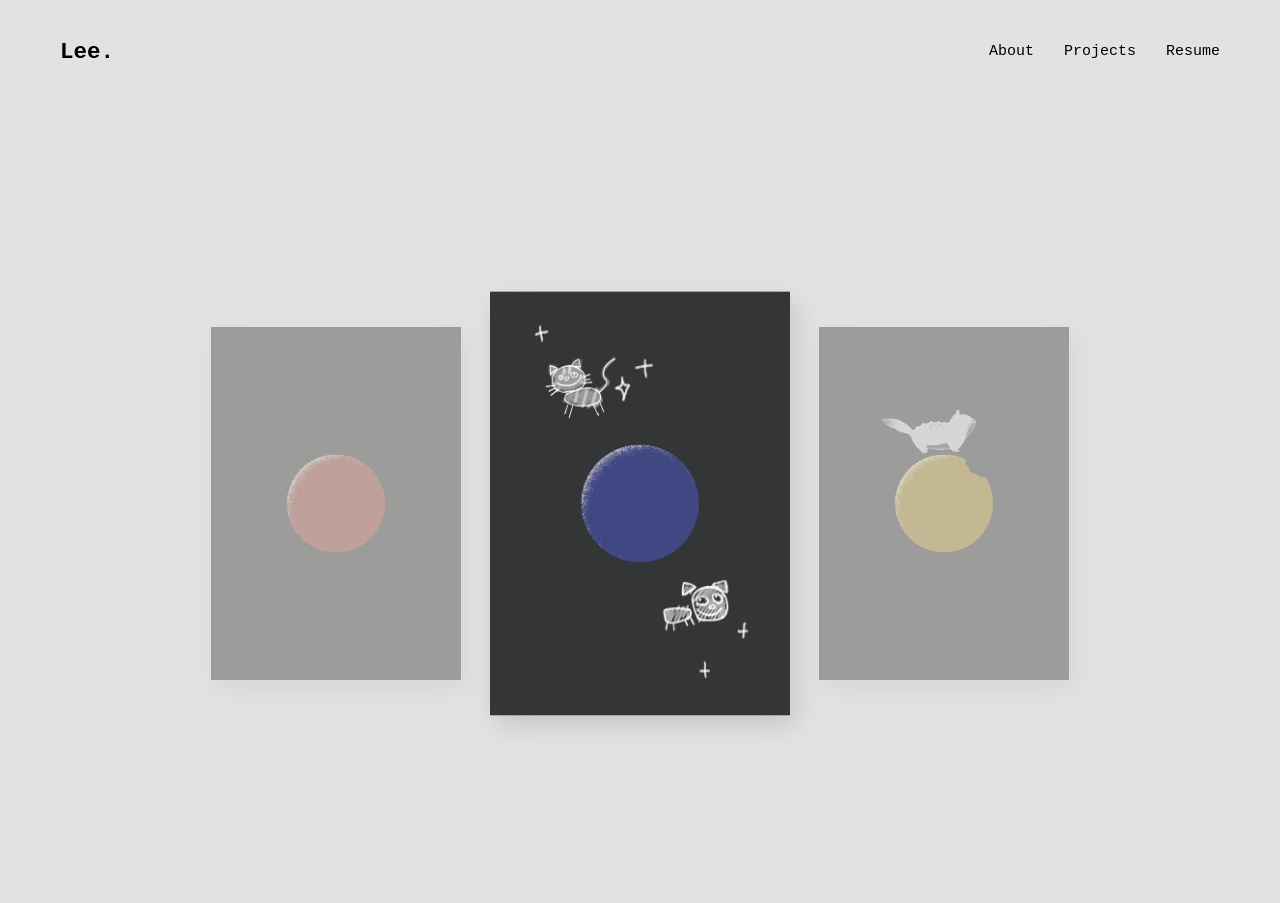
<file: About.html>
<!DOCTYPE html>
<html lang="en">

<head>
    <meta charset="UTF-8">
    <meta name="viewport" content="width=device-width, initial-scale=1.0">

    <title>Lee.</title>

    <link rel="icon" type="image/png" href="images/icon.png">
    <link rel="stylesheet" href="About.css">
</head>

<body>

    <!-- ORIGINAL NAVIGATION HEADER -->
    <nav>
        <h1><a href="index.html">Lee.</a></h1>

        <div class="links">
            <a href="About.html">About</a>
            <a href="Projects.html">Projects</a>
            <a href="Resume.html">Resume</a>
        </div>
    </nav>

    <!-- BOOK GALLERY -->
    <section id="gallery">
        <div class="bookshelf" id="bookshelf"></div>
    </section>

    <!-- BOOK READER -->
    <section id="reader" aria-hidden="true">

        <!-- TRANSPARENT BACKGROUND -->
        <div class="reader-backdrop" id="reader-backdrop"></div>

        <!-- CLOSE BUTTON -->
        <button id="close-reader" aria-label="Close book">
            &times;
        </button>

        <!-- BOOK AND PAGE ARROWS -->
        <div class="reader-content">

            <button class="page-arrow" id="page-prev"
                    aria-label="Previous page">
                &#10094;
            </button>

            <div class="open-book" id="open-book">

                <div class="book-page" id="left-container">
                    <img id="left-page" alt="Left page">
                </div>

                <div class="book-page" id="right-container">
                    <img id="right-page" alt="Right page">
                </div>

            </div>

            <button class="page-arrow" id="page-next"
                    aria-label="Next page">
                &#10095;
            </button>

        </div>

        <div id="page-counter"></div>

    </section>

    <script src="About.js"></script>

</body>
</html>
</file>
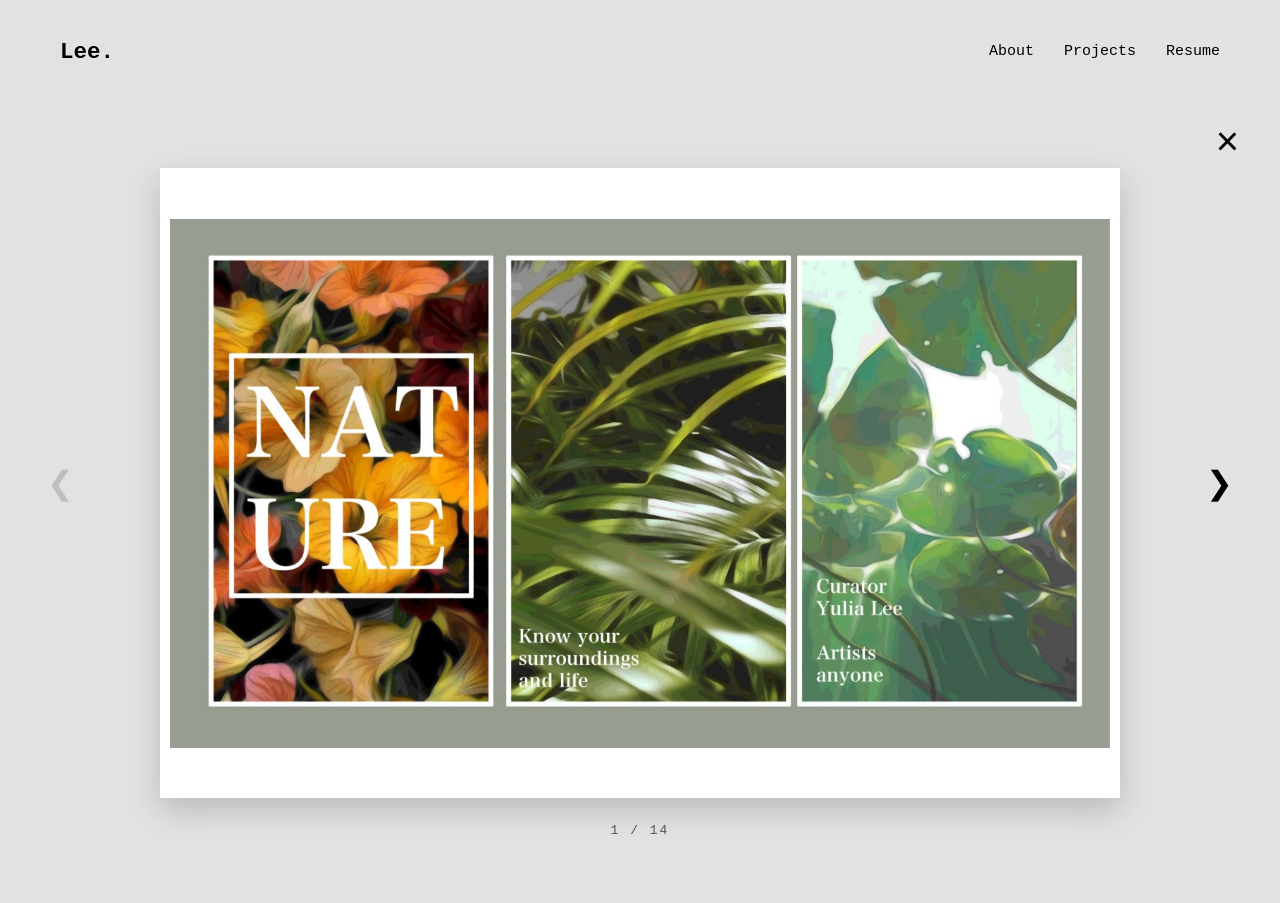
<file: Curation.html>
<!DOCTYPE html>
<html lang="en">

<head>
    <meta charset="UTF-8">
    <meta name="viewport" content="width=device-width, initial-scale=1.0">

    <title>Lee. - Curation</title>

    <link rel="icon" type="image/png" href="images/icon.png">
    <link rel="stylesheet" href="Curation.css">
</head>

<body>

    <!-- ORIGINAL HEADER -->
    <nav>
        <h1><a href="index.html">Lee.</a></h1>

        <div class="links">
            <a href="About.html">About</a>
            <a href="Projects.html">Projects</a>
            <a href="Resume.html">Resume</a>
        </div>
    </nav>

    <!-- BOOK READER -->
    <section id="reader">

        <!-- CLOSE / GO BACK -->
        <button id="close-reader" aria-label="Go back">
            &times;
        </button>

        <div class="reader-content">

            <!-- PREVIOUS PAGE -->
            <button class="page-arrow" id="page-prev"
                    aria-label="Previous page">
                &#10094;
            </button>

            <!-- OPEN BOOK -->
            <div class="open-book" id="open-book">

                <div class="book-page">
                    <img id="left-page" alt="Left page">
                </div>

                <div class="book-page">
                    <img id="right-page" alt="Right page">
                </div>

            </div>

            <!-- NEXT PAGE -->
            <button class="page-arrow" id="page-next"
                    aria-label="Next page">
                &#10095;
            </button>

        </div>

        <div id="page-counter"></div>

    </section>

    <script src="Curation.js"></script>

</body>
</html>
</file>
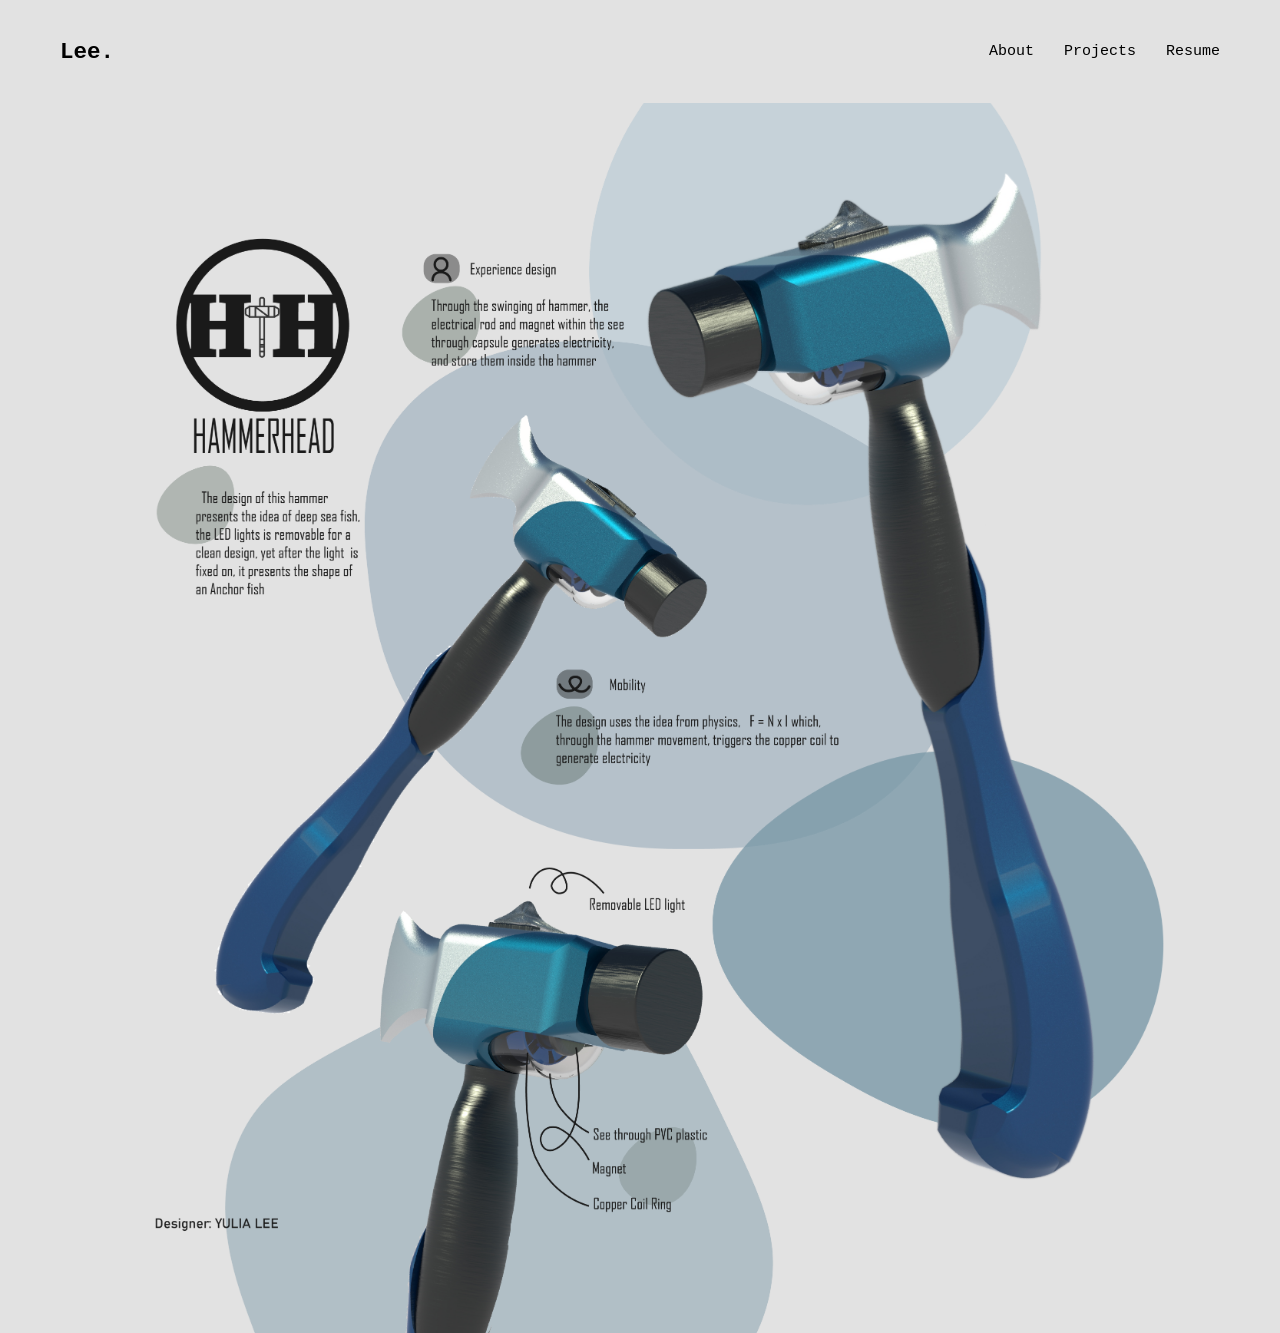
<file: Hammerhead.html>
<!DOCTYPE html>
<html>


<head>

    <title>Lee.</title>

    <link rel="icon" type="image/png" href="images/icon.png">

    <link rel="stylesheet" href="Hammerhead.css">

</head>

<nav> 

    <h1><a href="index.html">Lee.</a></h1>


    <div class="links"> 
        
    <a href="About.html">About</a>

    <a href="Projects.html">Projects</a>

    <a href="Resume.html">Resume</a>

    </div>

</nav>


<div class="hero">


<body>



    <!-- GROUP : Pictures -->

    <div class="picture-group">

        <img class="ToKiller" src="images/HammerheadProfile.png">

        <img class="ToKiller2" src="images/HammerheadProfile2.png">

    </div>



</body>


</div>
</file>
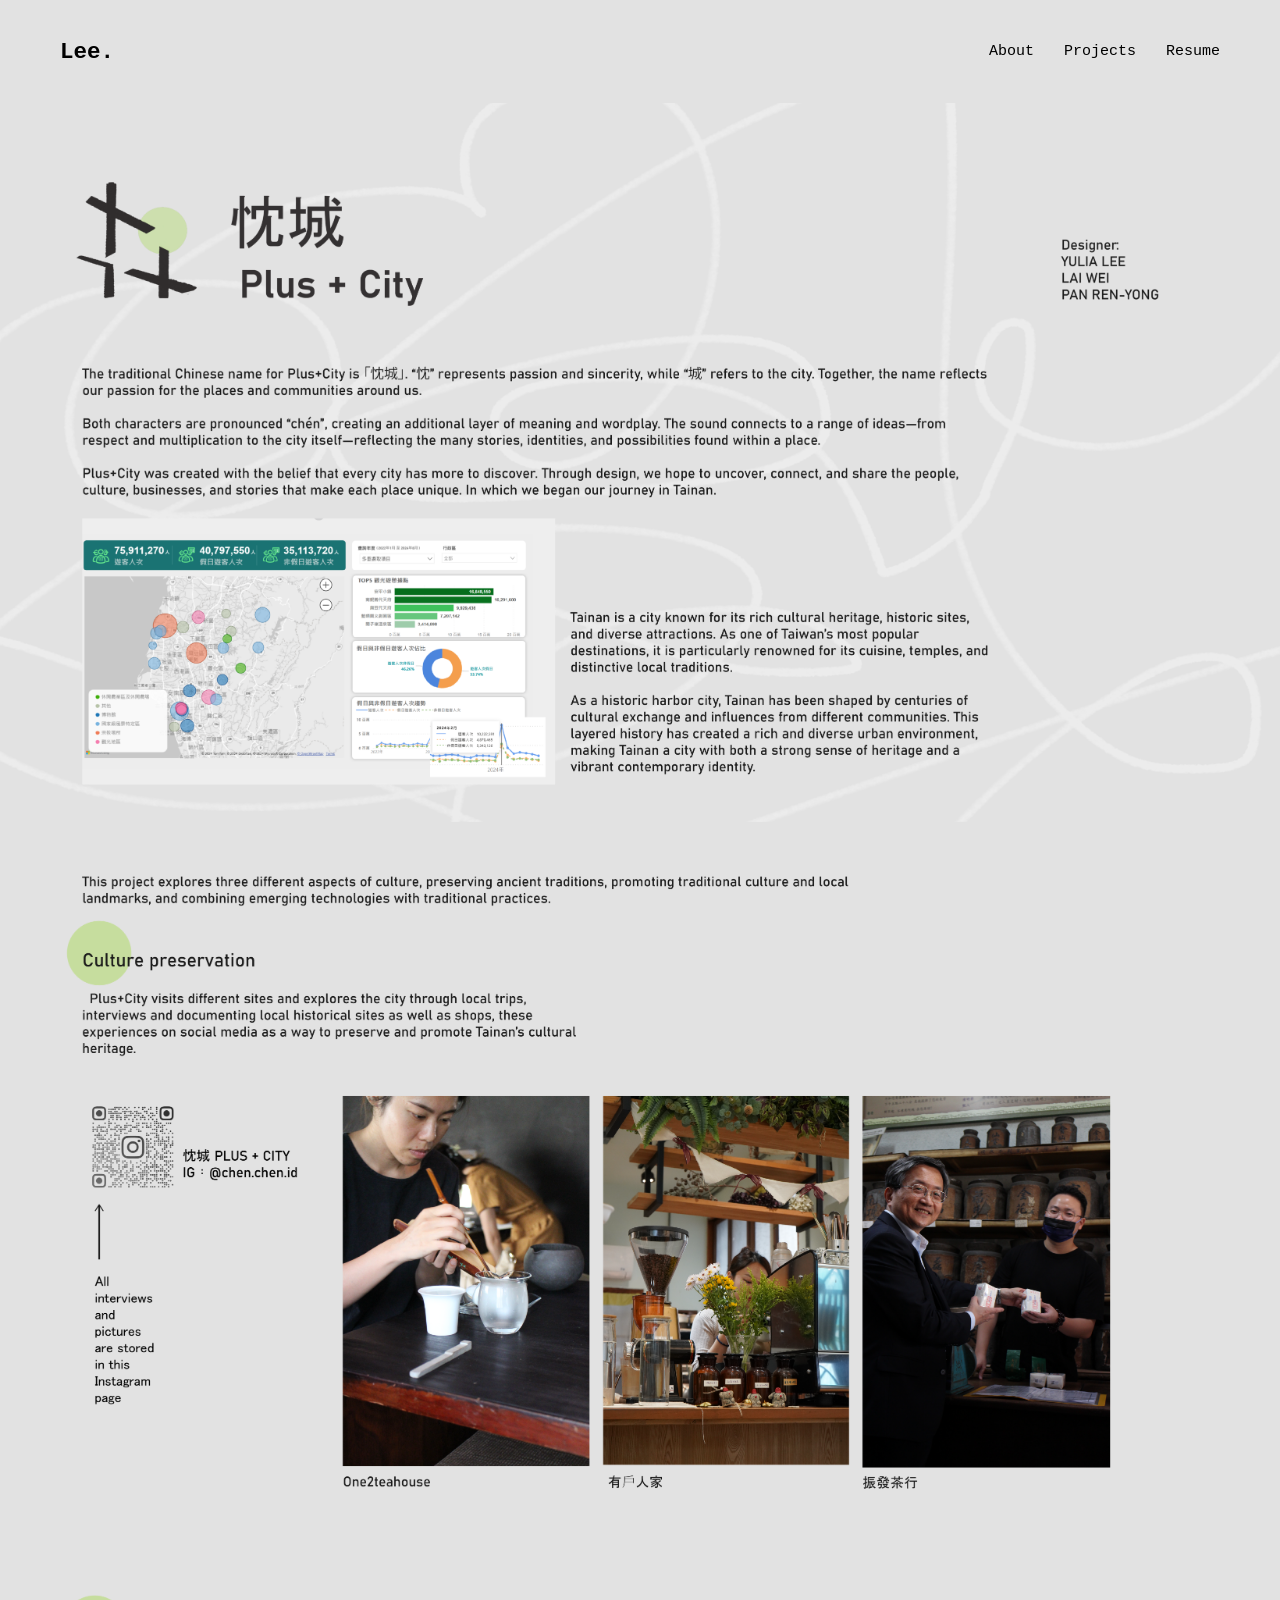
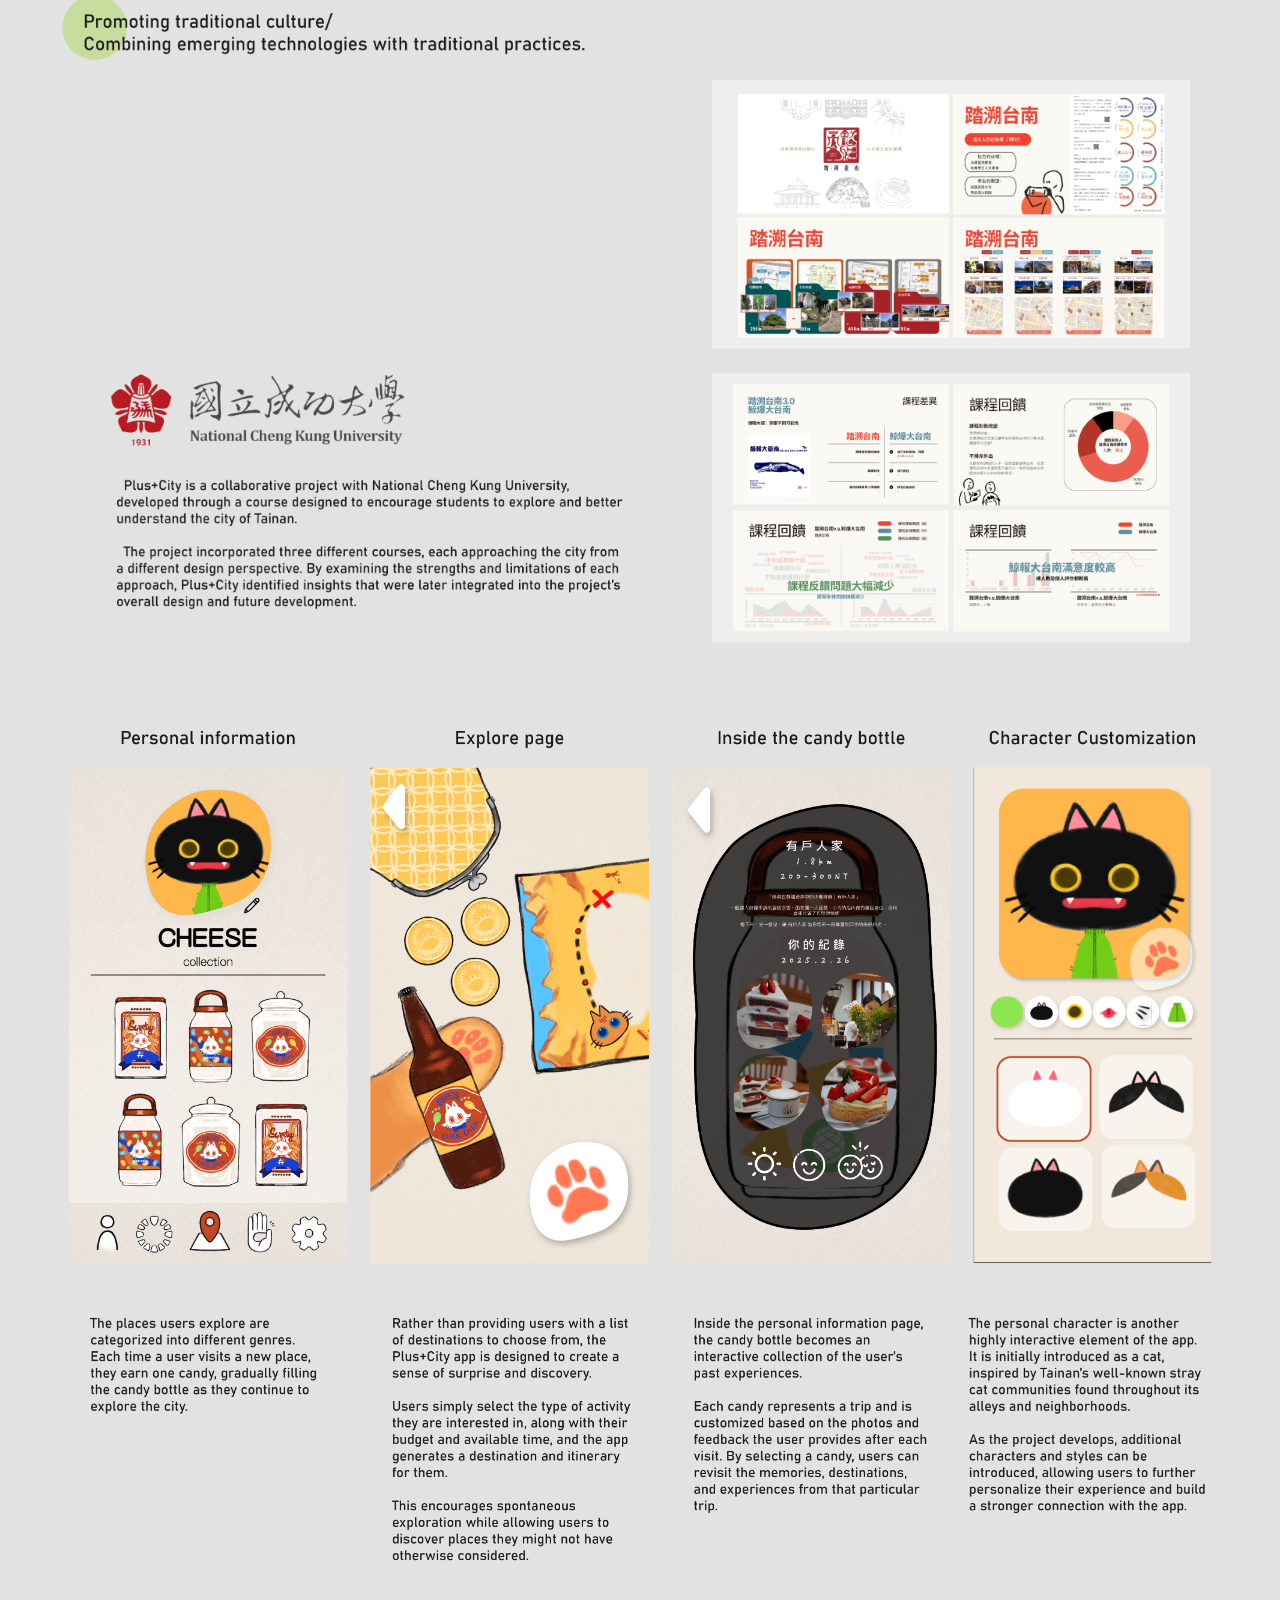
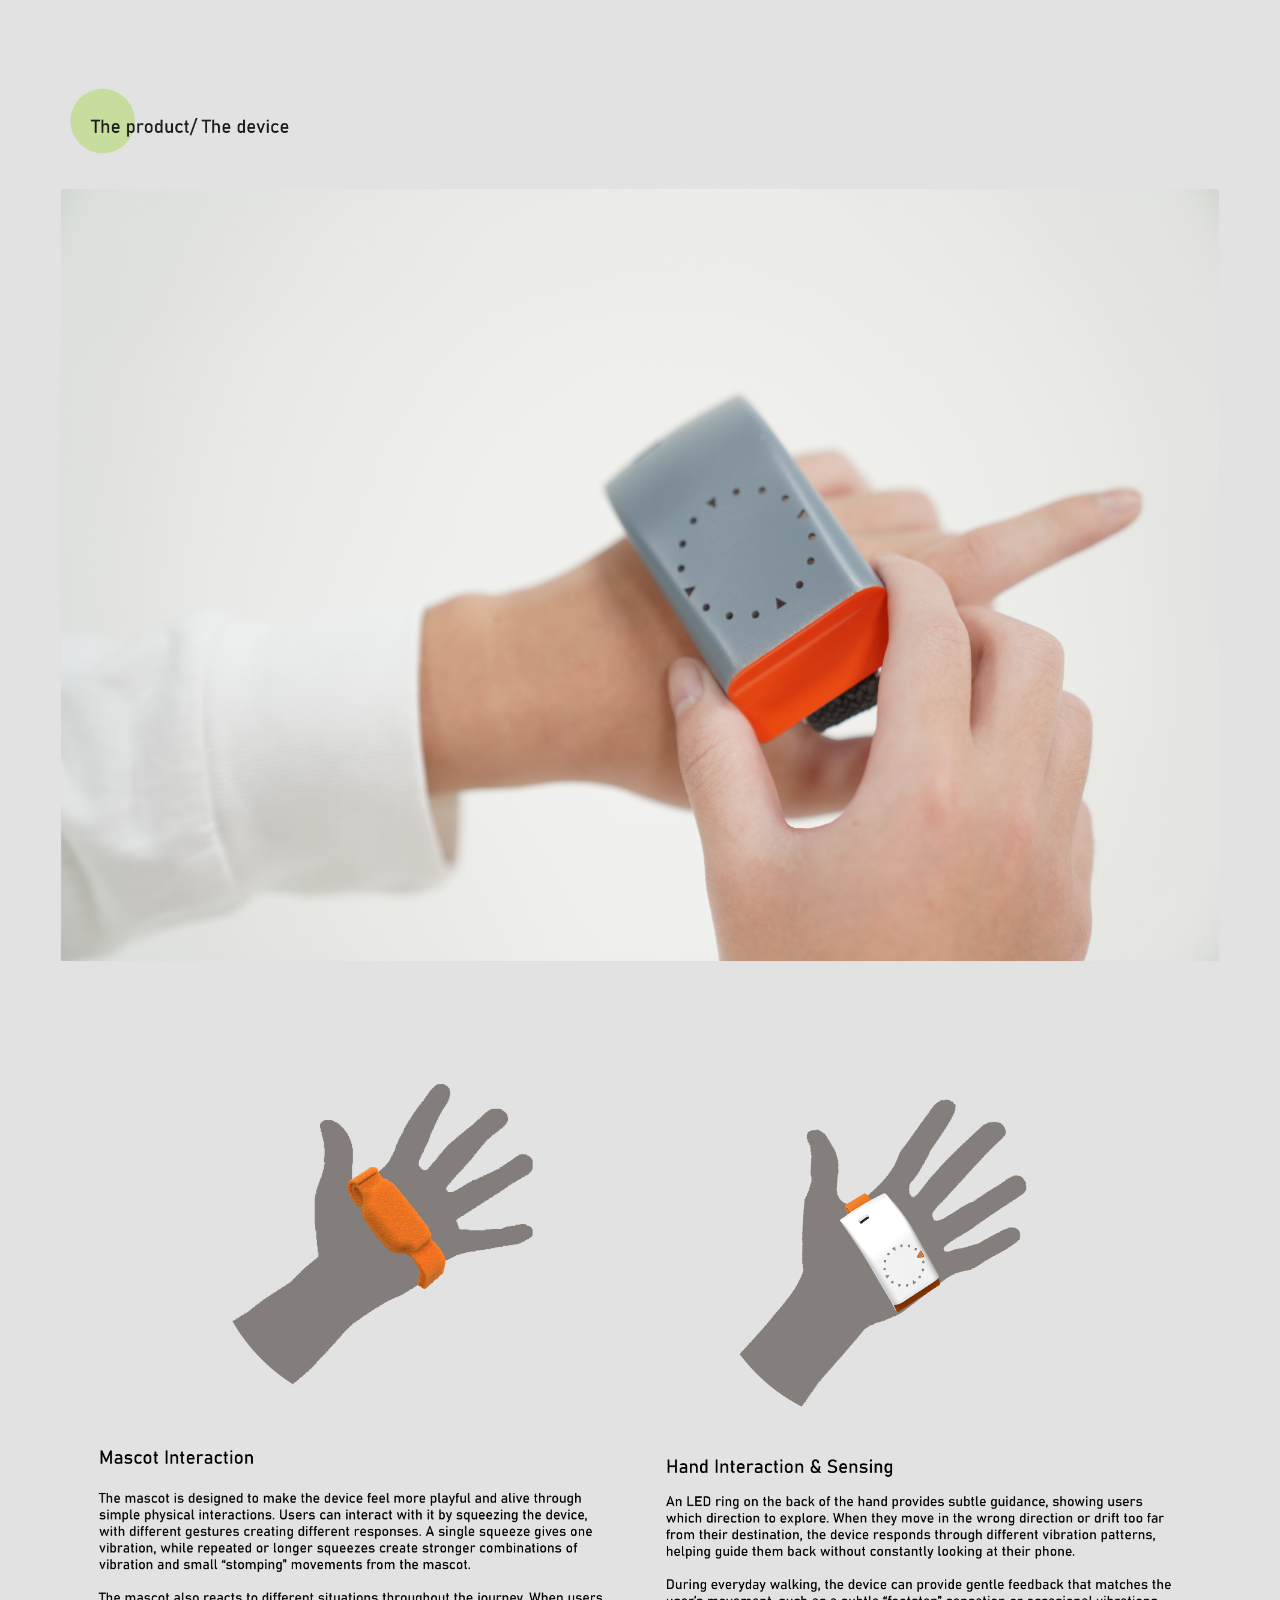
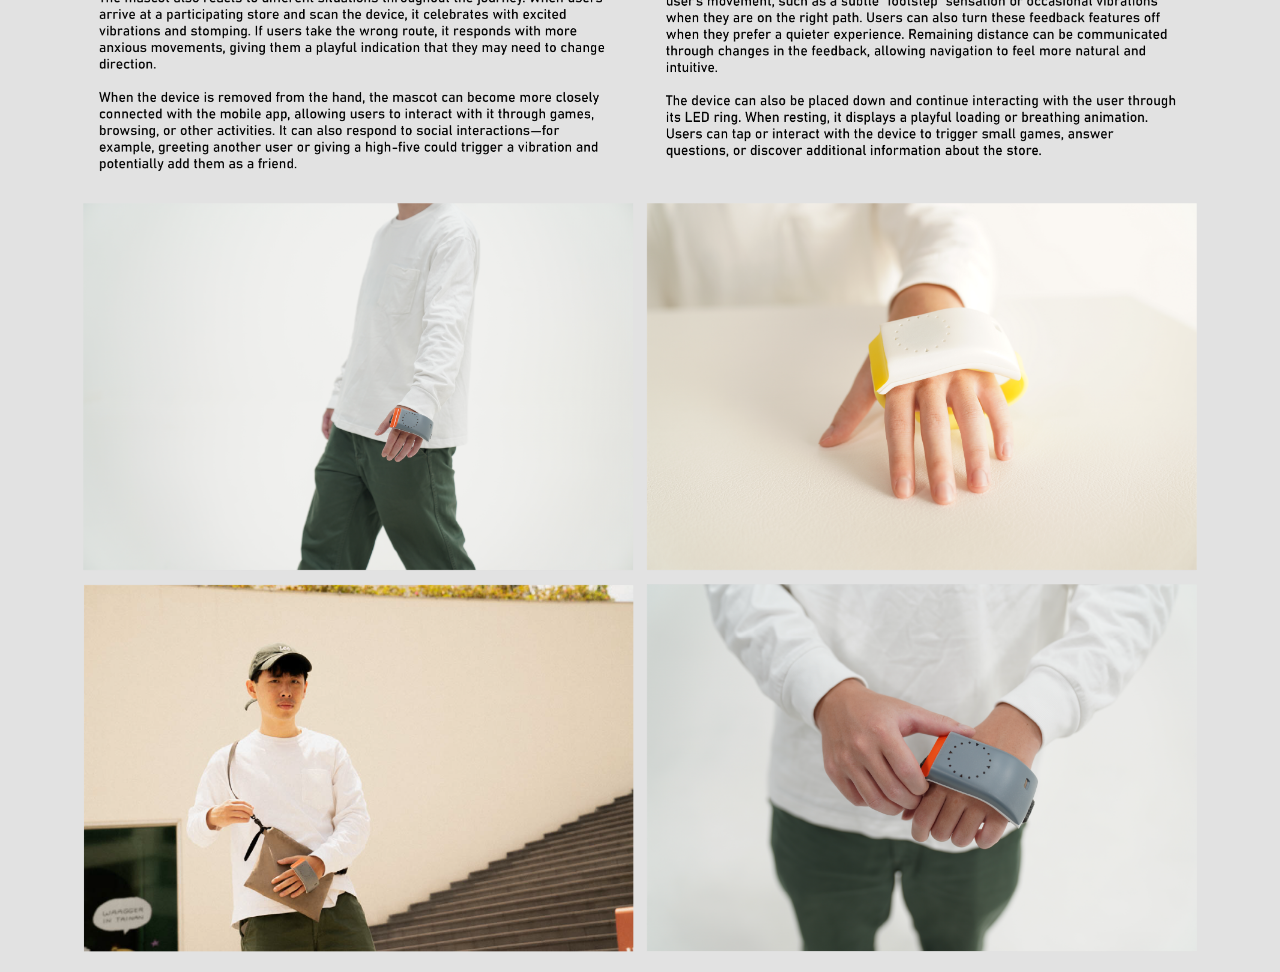
<file: Pluscity.html>
<!DOCTYPE html>
<html lang="en">

<head>
    <meta charset="UTF-8">
    <meta name="viewport" content="width=device-width, initial-scale=1.0">

    <title>Lee.</title>

    <link rel="icon" type="image/png" href="images/icon.png">
    <link rel="stylesheet" href="Pluscity.css">

</head>

<body>

    <!-- NAVIGATION -->

    <nav>

        <h1><a href="index.html">Lee.</a></h1>

        <div class="links">
            <a href="About.html">About</a>
            <a href="Projects.html">Projects</a>
            <a href="Resume.html">Resume</a>
        </div>

    </nav>


    <!-- PROJECT IMAGES -->

    <main class="hero">

        <div class="picture-group">

            <!-- FIRST HALF -->
            <img
                class="project-image"
                src="images/chenchen1.png"
                alt="PlusCity Part 1"
            >

            <!-- SECOND HALF -->
            <img
                class="project-image"
                src="images/chenchen2.png"
                alt="PlusCity Part 2"
            >

        </div>

    </main>

</body>
</html>
</file>
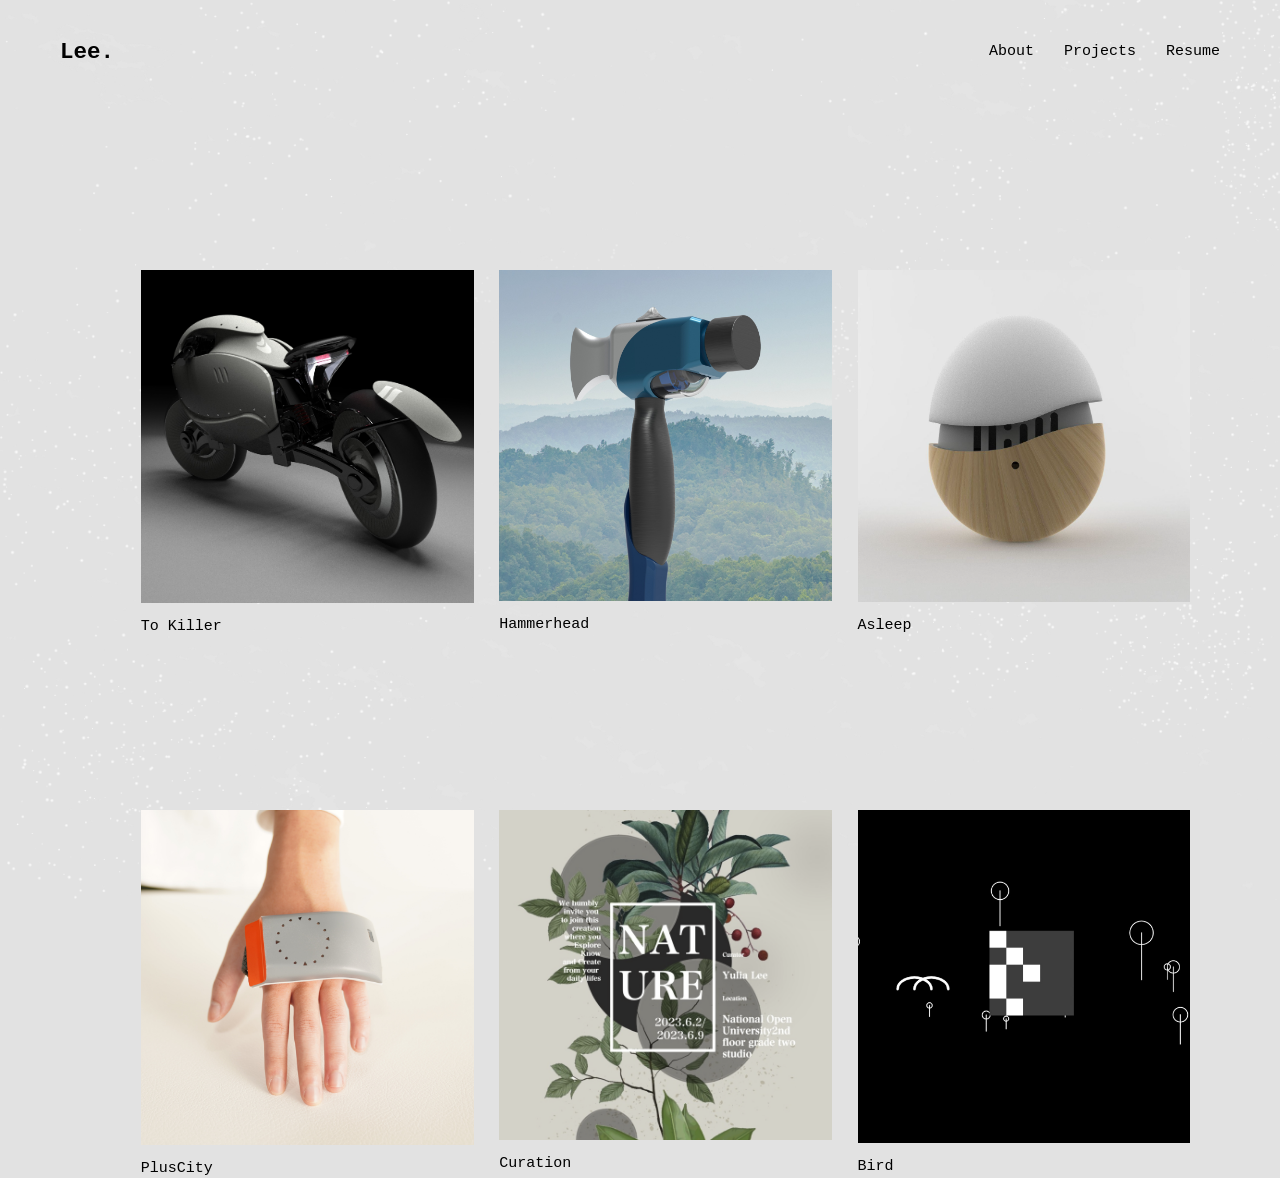
<file: Projects.html>
<!DOCTYPE html>
<html>


<head>

    <title>Lee.</title>

    <link rel="icon" type="image/png" href="images/icon.png">

    <link rel="stylesheet" href="Project.css">

</head>

<nav> 

    <h1><a href="index.html">Lee.</a></h1>


    <div class="links"> 
        
    <a href="About.html">About</a>

    <a href="Projects.html">Projects</a>

    <a href="Resume.html">Resume</a>

    </div>

</nav>


<body>

<body>



    <!-- GROUP : Pictures -->

  <div class="picture-group">

 <div class="picture-group">

    <a class="ToKiller-link" href="Tokiller.html">
        <img src="images/TO-killer.jpg" alt="To Killer">
        <span class="project-label">To Killer</span>
    </a>

    <a class="Hammerhead-link" href="Hammerhead.html">
        <img src="images/Hammerhead.jpg" alt="Hammerhead">
        <span class="project-label">Hammerhead</span>
    </a>

    <a class="Asleep-link" href="Asleep.html">
        <img src="images/Asleep.png" alt="Asleep">
        <span class="project-label">Asleep</span>
    </a>

    <a class="Pluscity-link" href="Pluscity.html">
        <img src="images/Pluscity.JPG" alt="PlusCity">
        <span class="project-label">PlusCity</span>
    </a>

    <a class="Curation-link" href="Curation.html">
        <img src="images/Curation.png" alt="Curation">
        <span class="project-label">Curation</span>
    </a>

    <a class="Bird-link" href="Bird.html">
        <img src="images/Bird.png" alt="Bird">
        <span class="project-label">Bird</span>
    </a>

</div>


</body>


</div>
</file>
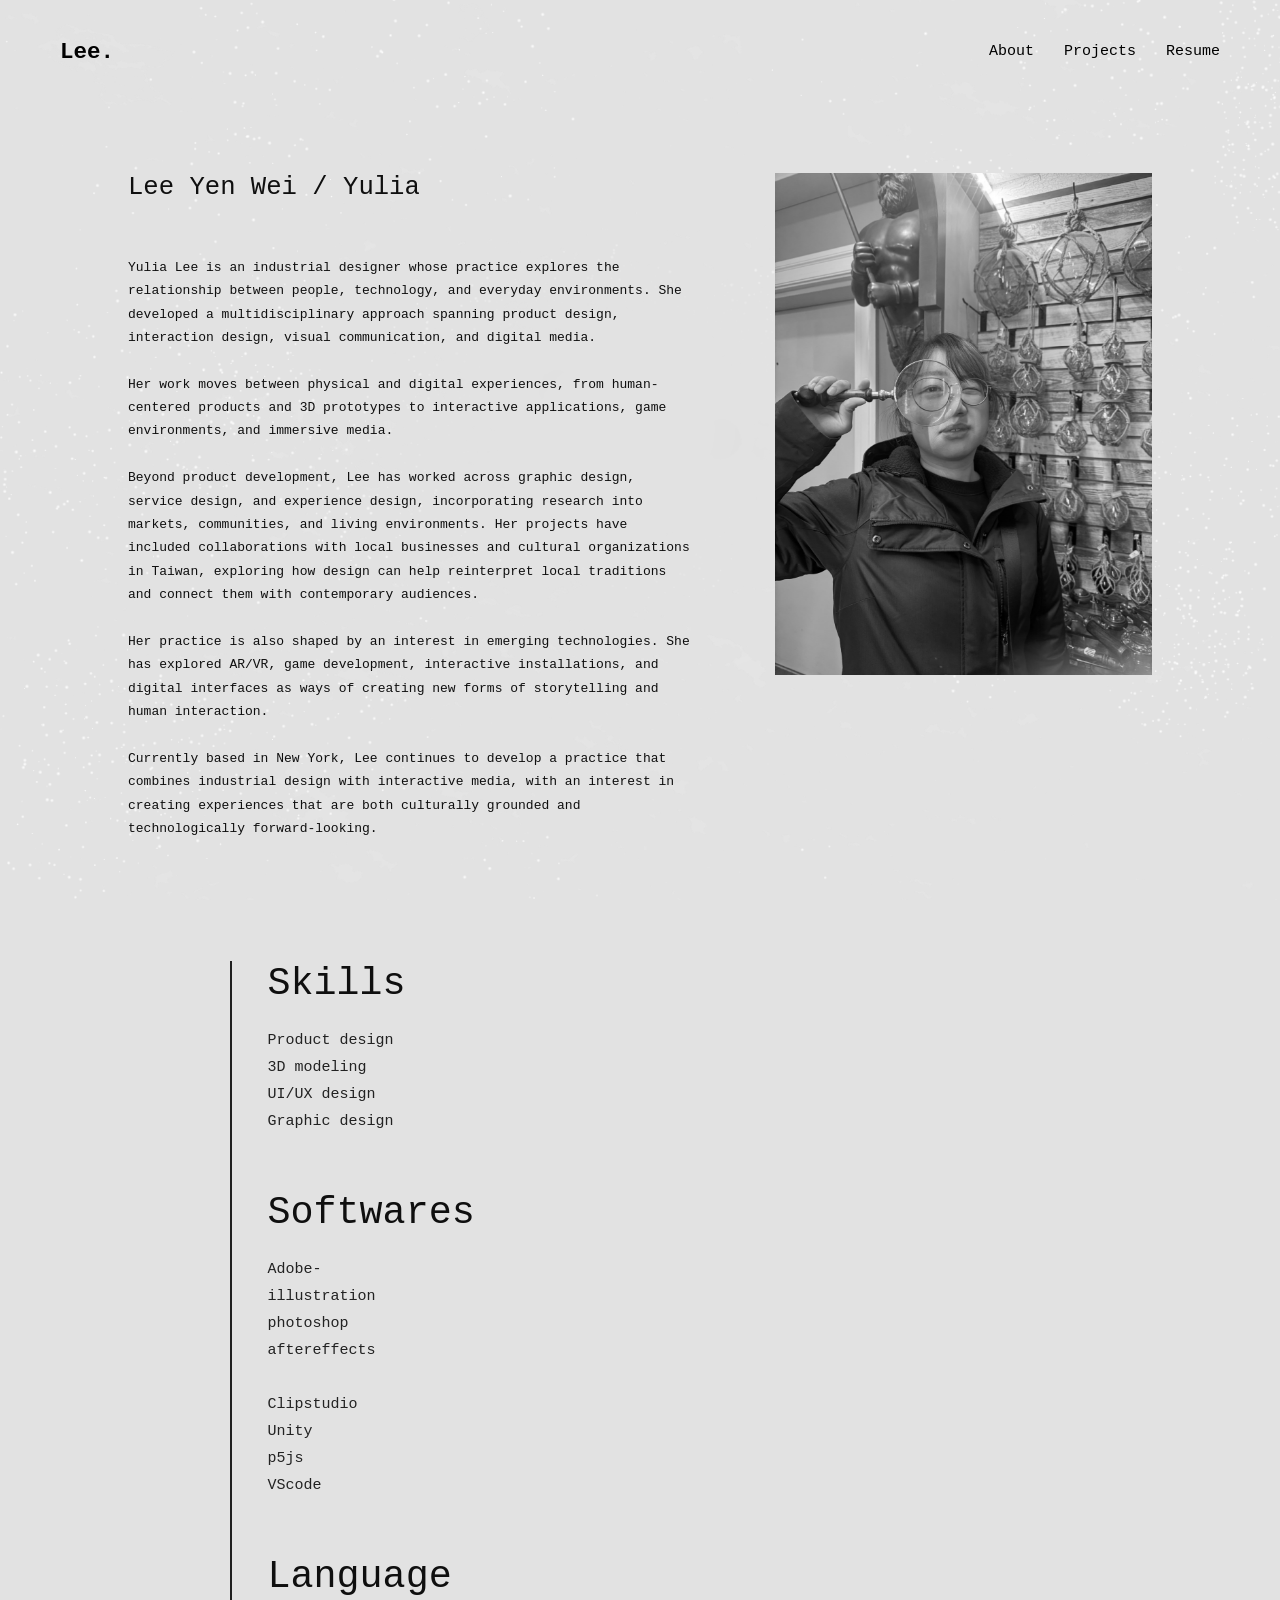
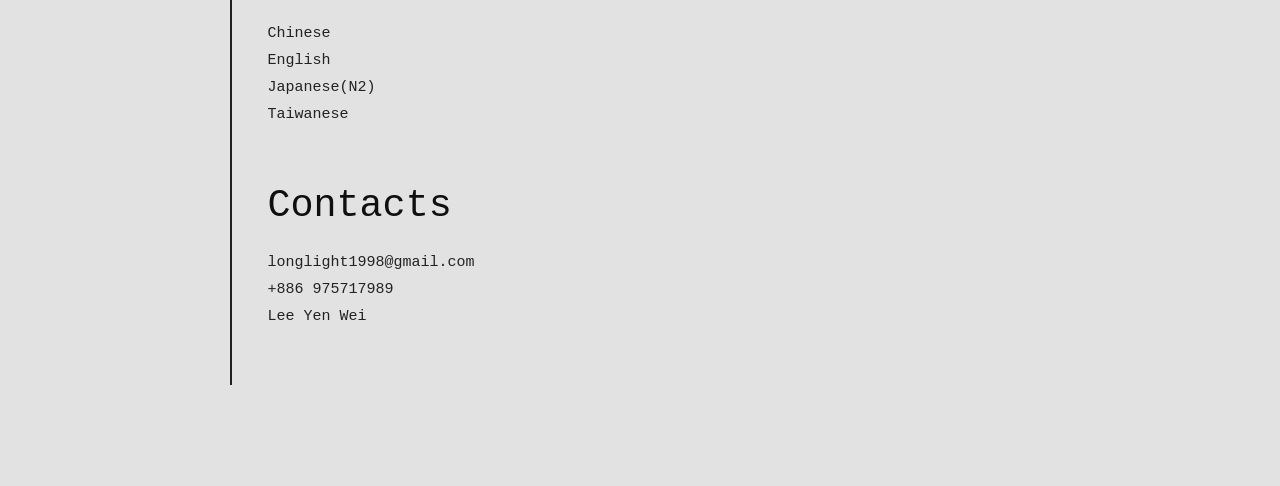
<file: Resume.html>
<!DOCTYPE html>
<html lang="en">

<head>
    <meta charset="UTF-8">
    <meta name="viewport" content="width=device-width, initial-scale=1.0">

    <title>Lee.</title>

    <link rel="icon" type="image/png" href="images/icon.png">
    <link rel="stylesheet" href="Resume.css">
</head>

<body>

    <!-- NAVIGATION -->

    <nav>
        <h1><a href="index.html">Lee.</a></h1>

        <div class="links">
            <a href="About.html">About</a>
            <a href="Projects.html">Projects</a>
            <a href="Resume.html">Resume</a>
        </div>
    </nav>


    <!-- MAIN CONTENT -->

    <main class="hero">

        <!-- BIOGRAPHY AND PORTRAIT -->

        <section class="intro-section">

            <div class="text-groupa">

                <h2>Lee Yen Wei / Yulia</h2>

                <p>
                    Yulia Lee is an industrial designer whose practice explores the relationship between people, technology, and everyday environments. She developed a multidisciplinary approach spanning product design, interaction design, visual communication, and digital media.

                    Her work moves between physical and digital experiences, from human-centered products and 3D prototypes to interactive applications, game environments, and immersive media.

                    Beyond product development, Lee has worked across graphic design, service design, and experience design, incorporating research into markets, communities, and living environments. Her projects have included collaborations with local businesses and cultural organizations in Taiwan, exploring how design can help reinterpret local traditions and connect them with contemporary audiences.

                    Her practice is also shaped by an interest in emerging technologies. She has explored AR/VR, game development, interactive installations, and digital interfaces as ways of creating new forms of storytelling and human interaction.

                    Currently based in New York, Lee continues to develop a practice that combines industrial design with interactive media, with an interest in creating experiences that are both culturally grounded and technologically forward-looking.
                </p>

            </div>


            <div class="picture-group">

                <img
                    class="portrait"
                    src="images/protrait.jpg"
                    alt="Portrait of Yulia Lee"
                >

            </div>

        </section>


        <!-- SECOND SECTION -->

        <section class="resume-details">

            <div class="vertical-line"></div>

            <div class="text-groupb">

                <div class="detail-section">
                    <h2>Skills</h2>

                    <p>Product design
3D modeling
UI/UX design
Graphic design</p>
                </div>


                <div class="detail-section">
                    <h2>Softwares</h2>

                    <p>Adobe-
illustration
photoshop
aftereffects

Clipstudio
Unity
p5js
VScode</p>
                </div>


                <div class="detail-section">
                    <h2>Language</h2>

                    <p>Chinese
English
Japanese(N2)
Taiwanese</p>
                </div>


                <div class="detail-section">
                    <h2>Contacts</h2>

                    <p>longlight1998@gmail.com
+886 975717989
Lee Yen Wei</p>
                </div>

            </div>

        </section>

    </main>

</body>
</html>
</file>
<file: About.css>
/* ======================================
   GENERAL
   ====================================== */

:root {
    --page-bg: rgb(226, 226, 226);
    --ink: #000;
}

* {
    box-sizing: border-box;
}

html,
body {
    margin: 0;
    padding: 0;
    min-height: 100%;
}

body {
    background: var(--page-bg);
    color: var(--ink);
}


/* ======================================
   ORIGINAL HEADER
   ====================================== */

nav {
    display: flex;
    justify-content: space-between;
    align-items: center;
    font-family: monospace;
    padding: 20px 60px;
    font-size: 15px;

    position: relative;
    z-index: 200;
}

.links {
    display: flex;
    gap: 30px;
}

nav a {
    color: rgb(0, 0, 0);
    text-decoration: none;
}


/* ======================================
   BOOK GALLERY
   ====================================== */

#gallery {
    width: 100%;
    min-height: calc(100vh - 100px);

    display: flex;
    align-items: center;
    justify-content: center;

    background: transparent;
}

.bookshelf {
    width: 85%;
    min-height: 70vh;

    display: flex;
    align-items: center;
    justify-content: center;

    gap: 5%;
    perspective: 1200px;
}


/* INDIVIDUAL BOOK */

.book-cover {
    width: 23%;
    max-width: 250px;

    cursor: pointer;
    border: none;
    background: transparent;
    padding: 0;

    opacity: 0.4;
    transform: scale(1);

    transition:
        opacity 0.4s ease,
        transform 0.4s ease;

    position: relative;
    z-index: 1;
}

.book-cover img {
    display: block;
    width: 100%;
    height: auto;
    max-height: 65vh;

    object-fit: contain;

    box-shadow:
        5px 8px 20px rgba(0, 0, 0, 0.12);

    pointer-events: none;
}


/* SELECTED BOOK */

.book-cover.active {
    opacity: 1;
    transform: scale(1.2);
    z-index: 2;
}


/* HOVER */

.book-cover:hover {
    opacity: 0.85;
}

.book-cover.active:hover {
    opacity: 1;
}


/* ======================================
   BOOK READER OVERLAY
   ====================================== */

#reader {
    position: fixed;

    /* Actual position is updated by JS
       to match the header height */
    top: 100px;
    left: 0;
    right: 0;
    bottom: 0;

    display: flex;
    flex-direction: column;
    align-items: center;
    justify-content: center;

    opacity: 0;
    visibility: hidden;
    pointer-events: none;

    transition:
        opacity 0.35s ease,
        visibility 0.35s ease;

    z-index: 100;
}


/* READER IS OPEN */

#reader.visible {
    opacity: 1;
    visibility: visible;
    pointer-events: auto;
}


/* SEMI-TRANSPARENT BACKGROUND */

.reader-backdrop {
    position: absolute;
    inset: 0;

    background: rgba(226, 226, 226, 0.78);

    z-index: 0;
}


/* ======================================
   CLOSE BUTTON
   ====================================== */

#close-reader {
    position: absolute;

    top: 20px;
    right: 35px;

    z-index: 5;

    font-size: 40px;
    font-family: Arial, sans-serif;

    color: black;
    background: transparent;
    border: none;

    cursor: pointer;
    padding: 5px 12px;
}

#close-reader:hover {
    opacity: 0.5;
}


/* ======================================
   READER CONTENT
   ====================================== */

.reader-content {
    position: relative;
    z-index: 2;

    width: 95%;

    display: flex;
    align-items: center;
    justify-content: space-between;

    gap: 15px;
}


/* OPEN BOOK */

.open-book {
    display: flex;

    width: min(75vw, 1000px);
    height: min(70vh, 650px);

    position: relative;
    flex-shrink: 1;
    min-width: 0;

    background: #ffffff;

    box-shadow:
        0 12px 30px rgba(0, 0, 0, 0.18);
}


/* INDIVIDUAL PAGES */

.book-page {
    width: 50%;
    height: 100%;

    display: flex;
    align-items: center;
    justify-content: center;

    overflow: hidden;
    background: #ffffff;
}

.book-page:first-child {
    border-right: 1px solid #ddd;
}

.book-page img {
    display: block;

    width: auto;
    height: auto;

    max-width: 96%;
    max-height: 96%;

    object-fit: contain;
}

/* ======================================
   DOUBLE-PAGE IMAGE
   ====================================== */

.open-book.double-page .book-page {
    display: none;
}

.open-book.double-page {
    background-color: #ffffff;

    /* Keep the original image proportions */
    background-size: contain;

    /* Center the image */
    background-position: center;
    background-repeat: no-repeat;

    /* Create white space around the image */
    border: 10px solid #ffffff;
    box-sizing: border-box;
}

/* ======================================
   PAGE ARROWS
   ====================================== */

.page-arrow {
    position: relative;
    z-index: 5;

    flex-shrink: 0;

    font-size: 32px;
    color: black;

    background: transparent;
    border: none;

    cursor: pointer;
    padding: 15px;
}

.page-arrow:hover {
    opacity: 0.4;
}

.page-arrow:disabled {
    opacity: 0.15;
    cursor: default;
}


/* ======================================
   PAGE COUNTER
   ====================================== */

#page-counter {
    position: relative;
    z-index: 2;

    margin-top: 25px;

    font-family: monospace;
    font-size: 13px;
    letter-spacing: 2px;

    color: #555;
}


/* ======================================
   PAGE TRANSITION
   ====================================== */

.open-book.turning {
    animation: pageTurn 0.35s ease;
}

@keyframes pageTurn {
    0% {
        opacity: 1;
        transform: scale(1);
    }

    50% {
        opacity: 0.85;
        transform: scale(0.97);
    }

    100% {
        opacity: 1;
        transform: scale(1);
    }
}


/* ======================================
   SMALL SCREENS
   ====================================== */

@media (max-width: 700px) {

    nav {
        padding: 20px;
    }

    .links {
        gap: 12px;
    }

    .bookshelf {
        width: 95%;
        gap: 3%;
    }

    .book-cover {
        width: 30%;
    }

    .reader-content {
        width: 100%;
        gap: 2px;
    }

    .open-book {
        width: 76vw;
        height: 55vh;
    }

    .page-arrow {
        font-size: 22px;
        padding: 5px;
    }

    #close-reader {
        top: 10px;
        right: 15px;
    }

}
#reader,
.open-book,
.book-page,
.book-page img {
    filter: none !important;
    mix-blend-mode: normal !important;
}

.book-page img {
    opacity: 1 !important;
}
</file>
<file: Curation.css>
/* ======================================
   GENERAL
   ====================================== */

* {
    box-sizing: border-box;
}

html, body {
    margin: 0;
    padding: 0;
    min-height: 100%;
}

body {
    background: rgb(226, 226, 226);
    color: black;
}


/* ======================================
   ORIGINAL HEADER
   ====================================== */

nav {
    display: flex;
    justify-content: space-between;
    align-items: center;
    font-family: monospace;
    padding: 20px 60px;
    font-size: 15px;

    position: relative;
    z-index: 200;
}

.links {
    display: flex;
    gap: 30px;
}

nav a {
    color: rgb(0, 0, 0);
    text-decoration: none;
}


/* ======================================
   BOOK READER
   ====================================== */

#reader {
    position: relative;

    width: 100%;
    min-height: calc(100vh - 100px);

    display: flex;
    flex-direction: column;
    align-items: center;
    justify-content: center;
}


/* ======================================
   CLOSE BUTTON
   ====================================== */

#close-reader {
    position: absolute;
    top: 15px;
    right: 35px;

    font-size: 40px;
    font-family: Arial, sans-serif;

    background: transparent;
    border: none;
    color: black;

    cursor: pointer;
    z-index: 10;
}

#close-reader:hover {
    opacity: 0.5;
}


/* ======================================
   BOOK LAYOUT
   ====================================== */

.reader-content {
    width: 95%;

    display: flex;
    align-items: center;
    justify-content: space-between;

    gap: 15px;
}

.open-book {
    display: flex;

    width: min(75vw, 1000px);
    height: min(70vh, 650px);

    position: relative;
    flex-shrink: 1;
    min-width: 0;

    background: #ffffff;

    box-shadow:
        0 12px 30px rgba(0, 0, 0, 0.18);
}


/* ======================================
   INDIVIDUAL PAGES
   ====================================== */

.book-page {
    width: 50%;
    height: 100%;

    display: flex;
    align-items: center;
    justify-content: center;

    overflow: hidden;
    background: #ffffff;
}

.book-page:first-child {
    border-right: 1px solid #ddd;
}

.book-page img {
    display: block;

    width: auto;
    height: auto;

    max-width: 98%;
    max-height: 98%;

    object-fit: contain;
}


/* ======================================
   HORIZONTAL DOUBLE-PAGE IMAGES
   ====================================== */

.open-book.double-page .book-page {
    display: none;
}

.open-book.double-page {
    background-color: #ffffff;

    background-size: contain;
    background-position: center;
    background-repeat: no-repeat;

    border: 10px solid #ffffff;
    box-sizing: border-box;
}


/* ======================================
   PAGE ARROWS
   ====================================== */

.page-arrow {
    position: relative;
    z-index: 5;

    flex-shrink: 0;

    font-size: 32px;
    color: black;

    background: transparent;
    border: none;

    cursor: pointer;
    padding: 15px;
}

.page-arrow:hover {
    opacity: 0.4;
}

.page-arrow:disabled {
    opacity: 0.15;
    cursor: default;
}


/* ======================================
   PAGE COUNTER
   ====================================== */

#page-counter {
    margin-top: 25px;

    font-family: monospace;
    font-size: 13px;
    letter-spacing: 2px;

    color: #555;
}



/* ======================================
   SMALL SCREENS
   ====================================== */

@media (max-width: 700px) {

    nav {
        padding: 20px;
    }

    .links {
        gap: 12px;
    }

    .reader-content {
        width: 100%;
        gap: 2px;
    }

    .open-book {
        width: 76vw;
        height: 55vh;
    }

    .page-arrow {
        font-size: 22px;
        padding: 5px;
    }

    #close-reader {
        top: 10px;
        right: 15px;
    }
}
</file>
<file: Hammerhead.css>
nav{

    
    display:flex;

      justify-content:space-between;
      align-items: center;
      font-family:monospace;
      padding: 20px 60px;
      font-size:15px;


}
/* allingment of text */

.links{

    display:flex;

    gap:30px;

}
 /* gap of text */

nav a{
    color: rgb(0, 0, 0);
    text-decoration: none;
}
 /* color of text */

 /* above is for the links of header */

 body{

    background:rgb(226, 226, 226);
    margin:0;
    padding:0;

}

.hero{

    position:relative;
    width:100%;
    height:100vh;

}


/* =========================
   PICTURE GROUP
========================= */

.picture-group{

    position:absolute;

    width:100%;
    height:100%;

    left:0;
    top:0;
}


.ToKiller,
.ToKiller2{
    width:100%;
    height:auto;
    display:block;
}


/* =========================
   ANIMATION
========================= */


.picture-group{

    opacity:0;

    animation:fadeIn 1.5s forwards;

}


@keyframes fadeIn{

    from{

        opacity:0;

    }

    to{

        opacity:1;

    }

}
</file>
<file: Pluscity.css>
/* ======================================
   GENERAL
   ====================================== */

* {
    box-sizing: border-box;
}

html, body {
    margin: 0;
    padding: 0;
}

body {
    background: rgb(226, 226, 226);
}


/* ======================================
   NAVIGATION
   ====================================== */

nav {
    display: flex;
    justify-content: space-between;
    align-items: center;

    font-family: monospace;
    padding: 20px 60px;
    font-size: 15px;
}

.links {
    display: flex;
    gap: 30px;
}

nav a {
    color: black;
    text-decoration: none;
}


/* ======================================
   MAIN CONTENT
   ====================================== */

.hero {
    width: 100%;
    position: relative;
}


/* ======================================
   PROJECT IMAGES
   ====================================== */

.picture-group {
    width: 100%;
    display: flex;
    flex-direction: column;

    gap: 0;
    line-height: 0;

    opacity: 0;
    animation: fadeIn 1.5s forwards;
}

.project-image {
    width: 100%;
    height: auto;

    display: block;
    margin: 0;
    padding: 0;
    border: none;
}


/* ======================================
   ANIMATION
   ====================================== */

@keyframes fadeIn {

    from {
        opacity: 0;
    }

    to {
        opacity: 1;
    }

}


/* ======================================
   MOBILE
   ====================================== */

@media (max-width: 700px) {

    nav {
        padding: 20px;
    }

    .links {
        gap: 12px;
    }

}
</file>
<file: Project.css>
nav{

    
    display:flex;

      justify-content:space-between;
      align-items: center;
      font-family:monospace;
      padding: 20px 60px;
      font-size:15px;


}
/* allingment of text */

.links{

    display:flex;

    gap:30px;

}
 /* gap of text */

nav a{
    color: rgb(0, 0, 0);
    text-decoration: none;
}
 /* color of text */

 /* above is for the links of header */

 body{

    background:rgb(226, 226, 226);
    margin:0;
    padding:0;

}

body::before {
    content: "";

    position: fixed;
    inset: 0;

    width: 100%;
    height: 100%;

    z-index: -1;
    pointer-events: none;

    background-image: url("images/background/bg1.png");
    background-position: center;
    background-repeat: no-repeat;
    background-size: cover;

    animation: backgroundLoop 4s step-end infinite;
}

/* FOUR-FRAME ANIMATION */

@keyframes backgroundLoop {

    0%, 24.99% {
        background-image: url("images/background/bg1.png");
    }

    25%, 49.99% {
        background-image: url("images/background/bg2.png");
    }

    50%, 74.99% {
        background-image: url("images/background/bg3.png");
    }

    75%, 100% {
        background-image: url("images/background/bg4.png");
    }
}


.ToKiller-link{

    position:absolute;
    width:26%;
    top:30%;
    left:11%;

}

.ToKiller-link img{
    width:100%;
    display:block;

    border-radius:0px;
}

.Hammerhead-link{

    position:absolute;

    width:26%;

    top:30%;
    left:39%;

}

.Hammerhead-link img{
    width:100%;
    display:block;
    border-radius:0px;
}

.Asleep-link{

    position:absolute;

    width:26%;

    top:30%;
    left:67%;

}

.Asleep-link img{
    width:100%;
    display:block;

    border-radius:0px;
}

.Pluscity-link{

    position:absolute;

    width:26%;

    top:90%;
    left:11%;

}

.Pluscity img{
    width:100%;
    display:block;

    border-radius:0px;
}

.Curation-link{

    position:absolute;

    width:26%;

    top:90%;
    left:39%;

}

.Curation img{
    width:100%;
    display:block;

    border-radius:0px;
}

.Bird-link{

    position:absolute;

    width:26%;

    top:90%;
    left:67%;

}

.Bird img{
    width:100%;
    display:block;

    border-radius:0px;
}


.picture-group a {
    display: block;
    text-decoration: none;
    color: black;
}

.picture-group a img {
    width: 100%;
    height: auto;
    display: block;
}

.project-label {
    display: block;

    margin-top: 15px;

    font-family: monospace;
    font-size: 15px;
    text-align: left;
}

.background-space{
    position:absolute;

    top:20%;
    left:0;

    width:100%;
    height:140%;

    z-index:-1;
}



@keyframes fadeIn{

    from{

        opacity:0;

    }

    to{

        opacity:1;

    }

}
</file>
<file: Resume.css>
/* ======================================
   GENERAL
   ====================================== */

* {
    box-sizing: border-box;
}

html, body {
    margin: 0;
    padding: 0;
    min-height: 100%;
}

body {
    background: rgb(226, 226, 226);
    font-family: monospace;
    color: rgb(15, 15, 15);
}


/* ======================================
   ANIMATED BACKGROUND
   ====================================== */

body::before {
    content: "";

    position: fixed;
    inset: 0;

    width: 100%;
    height: 100%;

    z-index: -1;
    pointer-events: none;

    background-image: url("images/background/bg1.png");
    background-position: center;
    background-repeat: no-repeat;
    background-size: cover;

    animation: backgroundLoop 4s step-end infinite;
}

@keyframes backgroundLoop {

    0%, 24.99% {
        background-image: url("images/background/bg1.png");
    }

    25%, 49.99% {
        background-image: url("images/background/bg2.png");
    }

    50%, 74.99% {
        background-image: url("images/background/bg3.png");
    }

    75%, 100% {
        background-image: url("images/background/bg4.png");
    }

}


/* ======================================
   NAVIGATION
   ====================================== */

nav {
    display: flex;
    justify-content: space-between;
    align-items: center;

    font-family: monospace;
    padding: 20px 60px;
    font-size: 15px;

    position: relative;
    z-index: 200;
}

.links {
    display: flex;
    gap: 30px;
}

nav a {
    color: black;
    text-decoration: none;
}


/* ======================================
   MAIN PAGE
   ====================================== */

.hero {
    width: 100%;
    min-height: 100vh;

    padding: 70px 10% 100px;
}


/* ======================================
   BIOGRAPHY AND PORTRAIT
   ====================================== */

.intro-section {
    display: grid;

    grid-template-columns: minmax(0, 1.5fr) minmax(0, 1fr);

    gap: 8%;
    align-items: start;
}


/* ======================================
   BIOGRAPHY
   ====================================== */

.text-groupa {
    width: 100%;
    min-width: 0;

    opacity: 0;
    animation: fadeIn 1.5s forwards;
}

.text-groupa h2 {
    font-family: monospace;
    font-size: clamp(20px, 2vw, 40px);
    font-weight: normal;

    margin: 0 0 30px;
}

.text-groupa p {
    font-family: monospace;
    font-size: 13px;
    line-height: 1.8;

    color: rgb(15, 15, 15);

    width: 100%;
    margin: 0;

    white-space: pre-line;
}


/* ======================================
   PORTRAIT
   ====================================== */

.picture-group {
    width: 100%;
    min-width: 0;

    opacity: 0;
    animation: fadeIn 1.5s forwards;
}

.portrait {
    width: 100%;
    height: auto;

    display: block;
}


/* ======================================
   SECOND SECTION
   ====================================== */

.resume-details {
    display: grid;

    grid-template-columns: 2px minmax(0, 1fr);

    column-gap: 35px;

    width: 80%;
    margin: 120px auto 0;

    align-items: stretch;
}


/* VERTICAL LINE */

.vertical-line {
    width: 2px;
    height: 100%;

    background: rgb(32, 32, 32);
}


/* ======================================
   SKILLS, SOFTWARES, LANGUAGES, CONTACTS
   ====================================== */

.text-groupb {
    width: 100%;
    min-width: 0;
}

.detail-section {
    margin-bottom: 55px;
}

.detail-section h2 {
    font-family: monospace;
    font-size: clamp(26px, 3vw, 40px);
    font-weight: normal;

    line-height: 1.2;

    margin: 0 0 20px;
}

.detail-section p {
    font-family: monospace;
    font-size: 15px;
    font-weight: normal;

    line-height: 1.8;

    color: rgb(34, 34, 34);

    white-space: pre-line;

    margin: 0;
}


/* ======================================
   FADE-IN ANIMATION
   ====================================== */

@keyframes fadeIn {

    from {
        opacity: 0;
    }

    to {
        opacity: 1;
    }

}


/* ======================================
   TABLET
   ====================================== */

@media (max-width: 900px) {

    nav {
        padding: 20px 35px;
    }

    .hero {
        padding: 50px 7% 80px;
    }

    .intro-section {
        gap: 5%;
    }

    .resume-details {
        width: 90%;
        margin-top: 90px;
    }

}


/* ======================================
   MOBILE
   ====================================== */

@media (max-width: 700px) {

    nav {
        padding: 20px;
    }

    .links {
        gap: 12px;
    }

    .hero {
        padding: 40px 7% 70px;
    }

    /* Put biography and portrait vertically */

    .intro-section {
        grid-template-columns: 1fr;
        gap: 40px;
    }

    .picture-group {
        width: 100%;
        max-width: 350px;
    }

    .resume-details {
        width: 100%;
        margin-top: 70px;
        column-gap: 20px;
    }

    .detail-section {
        margin-bottom: 40px;
    }

    .detail-section h2 {
        font-size: 28px;
    }

}
</file>
